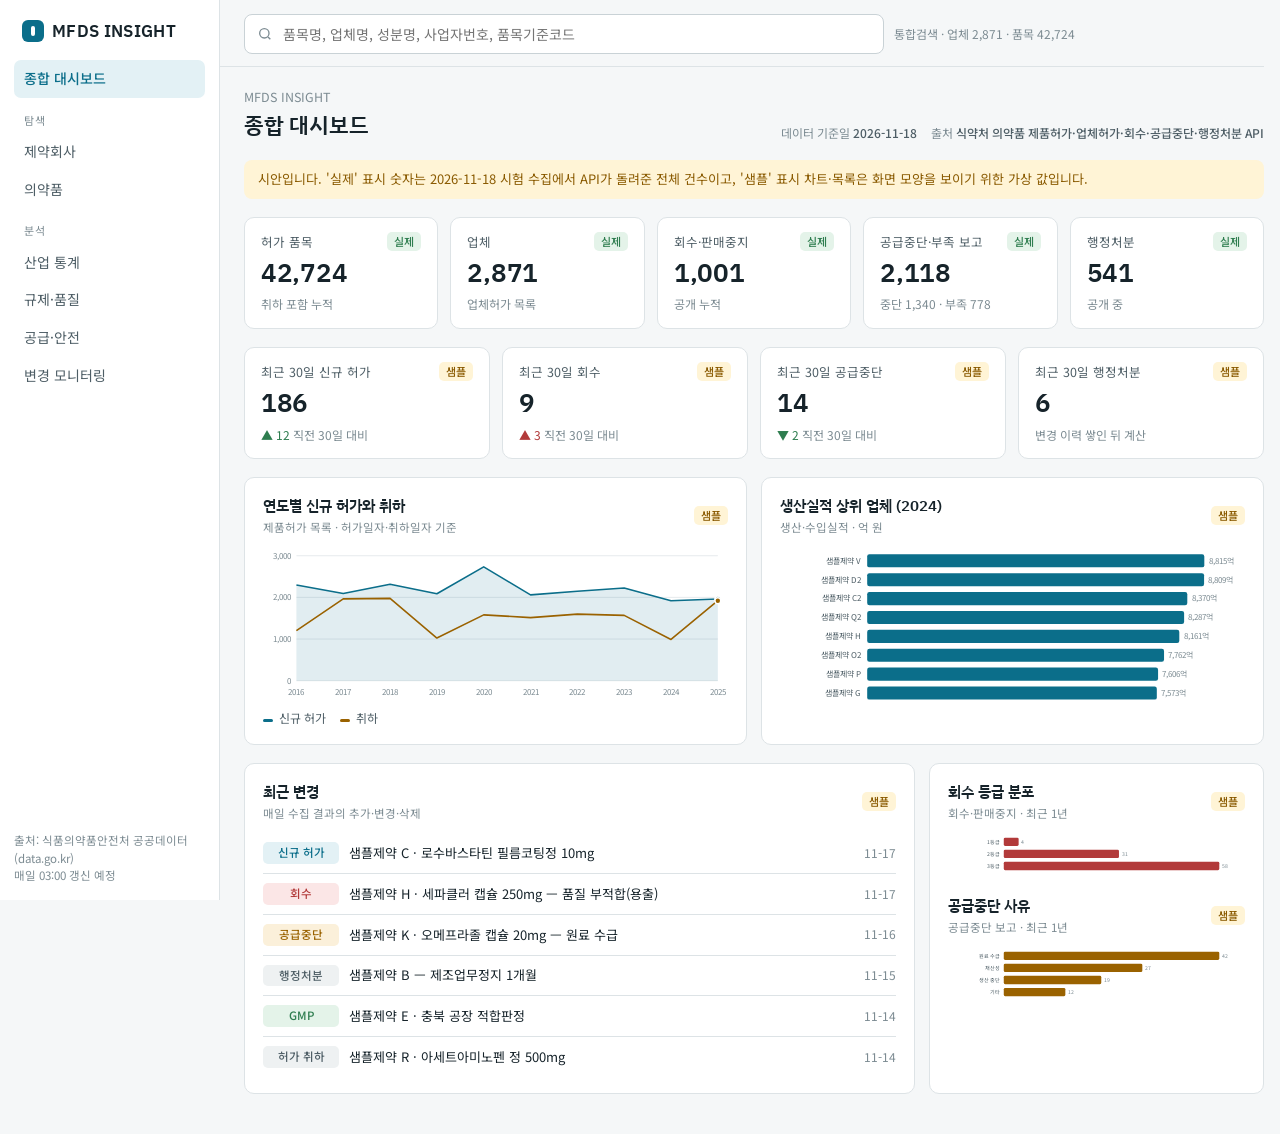
<file: docs/prototype/index.html>
<!doctype html>
<html lang="ko">
<head>
<meta charset="utf-8">
<meta name="viewport" content="width=device-width,initial-scale=1,viewport-fit=cover">
<title>MFDS INSIGHT 화면 시안</title>
<meta name="claude:viewport-fit-sides" content="cover">
<link rel="preconnect" href="https://fonts.googleapis.com">
<link rel="stylesheet" href="https://fonts.googleapis.com/css2?family=IBM+Plex+Sans+KR:wght@500;600&family=Noto+Sans+KR:wght@400;500;700&display=swap">
<style>
/* 레이아웃: 좌측 메뉴 + 상단 통합검색 바 + 본문(요약 카드 → 차트 → 표). 밝은 화면 기본, PC 우선, 900px 이하에서 메뉴가 상단 가로 스크롤로 바뀜 */
:root{
  --bg:#F5F7F8; --panel:#FFFFFF; --line:#DDE3E6; --line2:#C9D2D6;
  --fg:#16232A; --fg2:#4E5E66; --fg3:#7C8B92;
  --accent:#0B6E8A; --accent-bg:#E3F1F5; --accent2:#5FA8BD;
  --ok:#2E7D4F; --ok-bg:#E4F3E9; --warn:#9A6200; --warn-bg:#FBF0DA; --bad:#B23A3A; --bad-bg:#FBE6E6; --mute-bg:#EEF1F2;
  --sample:#8A5A00; --sample-bg:#FFF4D6;
  --f-head:"IBM Plex Sans KR","Noto Sans KR",system-ui,sans-serif;
  --f-body:"Noto Sans KR",system-ui,-apple-system,"Malgun Gothic",sans-serif;
}
@media (prefers-color-scheme:dark){:root:not([data-theme="light"]){
  --bg:#0F171B; --panel:#162227; --line:#26353B; --line2:#33454C;
  --fg:#E4ECEF; --fg2:#A8B7BD; --fg3:#7D8E95;
  --accent:#5BB8D2; --accent-bg:#183641; --accent2:#2F7F96;
  --ok:#7CC99A; --ok-bg:#1B3326; --warn:#E6B65C; --warn-bg:#3A2D12; --bad:#EE8A8A; --bad-bg:#3D1E1E; --mute-bg:#1E2B30;
  --sample:#F1C56A; --sample-bg:#3A2E10; color-scheme:dark}}
:root[data-theme="dark"]{
  --bg:#0F171B; --panel:#162227; --line:#26353B; --line2:#33454C;
  --fg:#E4ECEF; --fg2:#A8B7BD; --fg3:#7D8E95;
  --accent:#5BB8D2; --accent-bg:#183641; --accent2:#2F7F96;
  --ok:#7CC99A; --ok-bg:#1B3326; --warn:#E6B65C; --warn-bg:#3A2D12; --bad:#EE8A8A; --bad-bg:#3D1E1E; --mute-bg:#1E2B30;
  --sample:#F1C56A; --sample-bg:#3A2E10; color-scheme:dark}
*{box-sizing:border-box}
body{background:var(--bg);color:var(--fg);font-family:var(--f-body);font-size:14px;line-height:1.55}
.app{display:grid;grid-template-columns:220px minmax(0,1fr);min-height:100vh}
aside{background:var(--panel);border-right:1px solid var(--line);padding-block:18px;padding-left:max(14px,env(safe-area-inset-left,0px));padding-right:14px;position:sticky;top:0;height:100vh}
.brand{font-family:var(--f-head);font-weight:600;font-size:17px;letter-spacing:.02em;padding:0 8px 16px;display:flex;align-items:center;gap:8px}
.brand i{width:22px;height:22px;border-radius:6px;background:var(--accent);display:inline-block;position:relative}
.brand i::after{content:"";position:absolute;inset:6px 9px;background:var(--panel);border-radius:2px}
nav a{display:flex;align-items:center;gap:10px;padding:8px 10px;border-radius:7px;color:var(--fg2);text-decoration:none;font-size:14px}
nav a:hover{background:var(--mute-bg);color:var(--fg)}
nav a.on{background:var(--accent-bg);color:var(--accent);font-weight:500}
nav .grp{font-size:11px;color:var(--fg3);letter-spacing:.06em;padding:14px 10px 4px}
.side-foot{position:absolute;bottom:16px;left:14px;right:14px;font-size:11.5px;color:var(--fg3);line-height:1.5}
main{min-width:0;padding-block:0 40px;padding-right:max(16px,env(safe-area-inset-right,0px))}
.topbar{position:sticky;top:env(safe-area-inset-top,0px);z-index:5;background:var(--bg);display:flex;gap:10px;align-items:center;padding:14px 0 12px 24px;border-bottom:1px solid var(--line)}
.search{flex:1;display:flex;align-items:center;gap:8px;background:var(--panel);border:1px solid var(--line2);border-radius:8px;padding:0 12px;height:40px;max-width:640px}
.search input{border:0;outline:0;background:transparent;color:var(--fg);flex:1;font:inherit;height:38px}
.search:focus-within{border-color:var(--accent);box-shadow:0 0 0 3px var(--accent-bg)}
.chip-scope{font-size:12px;color:var(--fg3);white-space:nowrap}
.btn{font:inherit;font-size:13px;border:1px solid var(--line2);background:var(--panel);color:var(--fg);border-radius:7px;height:34px;padding:0 12px;cursor:pointer;display:inline-flex;align-items:center;gap:6px;white-space:nowrap}
.btn:hover{border-color:var(--accent);color:var(--accent)}
.btn:focus-visible,nav a:focus-visible,th button:focus-visible,.link:focus-visible{outline:2px solid var(--accent);outline-offset:2px}
.content{padding:20px 0 0 24px;display:flex;flex-direction:column;gap:18px}
.pagehead{display:flex;justify-content:space-between;align-items:flex-end;gap:12px;flex-wrap:wrap}
h1{font-family:var(--f-head);font-weight:600;font-size:22px;margin:0;text-wrap:balance}
.crumb{font-size:12.5px;color:var(--fg3);margin-bottom:2px}
.meta{font-size:12px;color:var(--fg3);display:flex;gap:14px;flex-wrap:wrap}
.meta b{color:var(--fg2);font-weight:500}
.notice{background:var(--sample-bg);color:var(--sample);border-radius:8px;padding:9px 14px;font-size:13px}
.kpis{display:grid;grid-template-columns:repeat(auto-fit,minmax(160px,1fr));gap:12px}
.kpi{background:var(--panel);border:1px solid var(--line);border-radius:10px;padding:14px 16px;display:flex;flex-direction:column;gap:2px}
.kpi .l{font-size:12.5px;color:var(--fg2);display:flex;justify-content:space-between;gap:6px;align-items:center}
.kpi .v{font-family:var(--f-head);font-size:26px;font-weight:600;font-variant-numeric:tabular-nums;letter-spacing:-.01em}
.kpi .s{font-size:12px;color:var(--fg3)}
.d-up{color:var(--bad)} .d-dn{color:var(--ok)}
.tag{font-size:11px;padding:1px 7px;border-radius:5px;white-space:nowrap;font-weight:500}
.t-real{background:var(--ok-bg);color:var(--ok)} .t-sample{background:var(--sample-bg);color:var(--sample)}
.grid2{display:grid;grid-template-columns:repeat(auto-fit,minmax(min(100%,380px),1fr));gap:14px}
.grid3{display:grid;grid-template-columns:2fr 1fr;gap:14px}
.panel{background:var(--panel);border:1px solid var(--line);border-radius:10px;padding:16px 18px;min-width:0}
.ph{display:flex;justify-content:space-between;align-items:center;gap:8px;margin-bottom:10px}
.ph h2{font-family:var(--f-head);font-size:15px;font-weight:600;margin:0}
.ph .src{font-size:11.5px;color:var(--fg3);margin-top:2px}
svg text{fill:var(--fg3);font-size:11px;font-family:var(--f-body)}
.legend{display:flex;gap:14px;font-size:12px;color:var(--fg2);margin-top:4px}
.legend span::before{content:"";display:inline-block;width:10px;height:3px;border-radius:2px;background:var(--c);margin-right:6px;vertical-align:middle}
.feed{display:flex;flex-direction:column}
.feed .r{display:grid;grid-template-columns:76px minmax(0,1fr) auto;gap:10px;align-items:center;padding:9px 0;border-top:1px solid var(--line);font-size:13px}
.feed .r:first-child{border-top:0}
.pill{font-size:11.5px;padding:2px 8px;border-radius:5px;text-align:center;font-weight:500}
.p-new{background:var(--accent-bg);color:var(--accent)} .p-bad{background:var(--bad-bg);color:var(--bad)} .p-warn{background:var(--warn-bg);color:var(--warn)} .p-mute{background:var(--mute-bg);color:var(--fg2)} .p-ok{background:var(--ok-bg);color:var(--ok)}
.when{font-size:12px;color:var(--fg3);font-variant-numeric:tabular-nums}
.filters{display:flex;gap:8px;flex-wrap:wrap;align-items:center;margin-bottom:12px}
.filters input,.filters select{font:inherit;font-size:13px;height:34px;border:1px solid var(--line2);border-radius:7px;background:var(--panel);color:var(--fg);padding:0 10px}
.filters input{min-width:0;flex:1;max-width:280px}
.tbl-wrap{overflow-x:auto;border:1px solid var(--line);border-radius:8px}
table{border-collapse:collapse;width:100%;font-size:13px;font-variant-numeric:tabular-nums}
th,td{padding:9px 12px;text-align:left;border-bottom:1px solid var(--line);white-space:nowrap}
th{background:var(--mute-bg);font-weight:500;color:var(--fg2);font-size:12.5px}
th button{all:unset;cursor:pointer;display:inline-flex;gap:4px;align-items:center}
th button:hover{color:var(--accent)}
td.n,th.n{text-align:right}
tr:last-child td{border-bottom:0}
tbody tr:hover{background:var(--mute-bg)}
.link{color:var(--accent);text-decoration:none;cursor:pointer;font-weight:500}
.link:hover{text-decoration:underline}
.pager{display:flex;justify-content:space-between;align-items:center;font-size:12.5px;color:var(--fg3);margin-top:10px}
.dl{display:flex;gap:8px;align-items:center}
.idgrid{display:grid;grid-template-columns:repeat(auto-fit,minmax(200px,1fr));gap:0;border:1px solid var(--line);border-radius:8px;overflow:hidden}
.idgrid div{padding:10px 14px;border-bottom:1px solid var(--line);border-right:1px solid var(--line);min-width:0}
.idgrid dt{font-size:11.5px;color:var(--fg3)} .idgrid dd{margin:2px 0 0;font-size:13.5px;overflow-wrap:anywhere}
.link-state{font-size:11.5px;color:var(--fg3);display:flex;gap:6px;align-items:center}
.dot{width:7px;height:7px;border-radius:50%;background:var(--ok);display:inline-block}
.dot.w{background:var(--warn)}
.timeline{display:flex;flex-direction:column;gap:0}
.timeline .r{display:grid;grid-template-columns:86px 72px minmax(0,1fr);gap:10px;padding:9px 0;border-top:1px solid var(--line);font-size:13px;align-items:center}
.timeline .r:first-child{border-top:0}
.toast{position:fixed;right:max(20px,env(safe-area-inset-right,0px));bottom:calc(20px + env(safe-area-inset-bottom,0px));background:var(--fg);color:var(--bg);padding:10px 14px;border-radius:8px;font-size:13px}
@media (max-width:900px){
  .app{grid-template-columns:minmax(0,1fr)}
  aside{position:static;height:auto;border-right:0;border-bottom:1px solid var(--line);padding-block:10px;padding-right:max(16px,env(safe-area-inset-right,0px));padding-left:max(16px,env(safe-area-inset-left,0px))}
  .brand{padding-bottom:8px}
  nav{display:flex;overflow-x:auto;gap:4px}
  nav .grp,.side-foot{display:none}
  nav a{white-space:nowrap}
  main{padding-left:max(16px,env(safe-area-inset-left,0px))}
  .topbar,.content{padding-left:0}
  .grid3{grid-template-columns:minmax(0,1fr)}
  .chip-scope{display:none}
}
@media (prefers-reduced-motion:reduce){*{transition:none!important}}
</style>
</head>
<body style="margin:0">

<div class="app">
<aside>
  <div class="brand"><i aria-hidden="true"></i>MFDS INSIGHT</div>
  <nav id="nav">
    <a href="#dashboard" data-v="dashboard">종합 대시보드</a>
    <div class="grp">탐색</div>
    <a href="#companies" data-v="companies">제약회사</a>
    <a href="#drugs" data-v="drugs">의약품</a>
    <div class="grp">분석</div>
    <a href="#stats" data-v="stats">산업 통계</a>
    <a href="#regulation" data-v="regulation">규제·품질</a>
    <a href="#supply" data-v="supply">공급·안전</a>
    <a href="#changes" data-v="changes">변경 모니터링</a>
  </nav>
  <div class="side-foot">출처: 식품의약품안전처 공공데이터 (data.go.kr)<br>매일 03:00 갱신 예정</div>
</aside>
<main>
  <div class="topbar">
    <label class="search" for="q"><svg width="16" height="16" viewBox="0 0 24 24" fill="none" stroke="currentColor" stroke-width="2" aria-hidden="true" style="color:var(--fg3)"><circle cx="11" cy="11" r="7"/><path d="m20 20-3.5-3.5"/></svg>
      <input id="q" type="search" placeholder="품목명, 업체명, 성분명, 사업자번호, 품목기준코드" autocomplete="off"></label>
    <span class="chip-scope">통합검색 · 업체 2,871 · 품목 42,724</span>
  </div>
  <div class="content" id="view"></div>
</main>
</div>
<div class="toast" id="toast" hidden></div>

<script>
(function(){
const REAL={permits:42724,companies:2871,recalls:1001,suspend:1340,admin:541,shortage:778,gmp:569,overseas:13644,letters:322,prod:176133};
const ASOF="2026-11-18";
let seed=7;const rnd=()=>{seed=(seed*16807)%2147483647;return (seed-1)/2147483646};
const pick=a=>a[Math.floor(rnd()*a.length)];
const fmt=n=>Math.round(n).toLocaleString("ko-KR");
const esc=s=>String(s).replace(/[&<>"]/g,c=>({"&":"&amp;","<":"&lt;",">":"&gt;",'"':"&quot;"}[c]));
const regions=["서울","경기","충북","인천","전북","충남","경남","대전"];
const types=["완제의약품 제조","원료의약품 제조","수입","완제·원료 제조"];
const forms=["정","캡슐","주사","시럽","연고","과립","필름코팅정"];
const ingr=["아세트아미노펜","암로디핀베실산염","로수바스타틴칼슘","메트포르민염산염","세파클러","오메프라졸","텔미사르탄","에제티미브","레보세티리진염산염","클로피도그렐황산염"];
const companies=Array.from({length:48},(_,i)=>{
  const p=Math.round(30+rnd()*480);
  return {id:"C"+(i+1),name:"샘플제약 "+String.fromCharCode(65+(i%26))+(i>=26?"2":""),biz:(1000000000+Math.floor(rnd()*8999999999)).toString().replace(/(\d{3})(\d{2})(\d{5})/,"$1-$2-$3"),
    region:pick(regions),type:pick(types),permits:p,active:Math.round(p*(0.75+rnd()*0.2)),prod:Math.round(200+rnd()*9000),gmp:Math.round(rnd()*6),recall:Math.round(rnd()*rnd()*8),admin:Math.round(rnd()*rnd()*4),suspend:Math.round(rnd()*rnd()*6)};
});
const drugs=Array.from({length:60},(_,i)=>{
  const c=pick(companies),g=pick(ingr),f=pick(forms),y=2005+Math.floor(rnd()*21);
  return {id:"D"+(i+1),seq:String(200500000+Math.floor(rnd()*2099999)),name:g.split(/(?=염)|칼슘|황산염/)[0]+" "+f+" "+pick(["5mg","10mg","20mg","100mg","500mg","250mg"]),
    ingr:g,co:c,kind:rnd()<0.7?"전문":"일반",atc:pick(["C10AA07","A10BA02","C08CA01","N02BE01","J01DC04","A02BC01","C09CA07"]),date:y+"-"+String(1+Math.floor(rnd()*12)).padStart(2,"0")+"-"+String(1+Math.floor(rnd()*28)).padStart(2,"0"),
    status:rnd()<0.88?"정상":"취하",edi:String(640000000+Math.floor(rnd()*9999999))};
});
const years=[2016,2017,2018,2019,2020,2021,2022,2023,2024,2025];
const newPermits=years.map(()=>Math.round(1700+rnd()*1300));
const cancels=years.map(()=>Math.round(900+rnd()*1100));
const prodYears=[2018,2019,2020,2021,2022,2023,2024];
const prodAmt=prodYears.map((_,i)=>Math.round(22.5+i*1.6+rnd()*1.5)*10)/10;
const importAmt=prodYears.map((_,i)=>Math.round(7+i*0.7+rnd())*10)/10;

function S(on){return on?'<span class="tag t-sample">샘플</span>':'<span class="tag t-real">실제</span>'}
function meta(src){return `<div class="meta"><span>데이터 기준일 <b>${ASOF}</b></span><span>출처 <b>${src}</b></span></div>`}
function toast(t){const el=document.getElementById("toast");el.textContent=t;el.hidden=false;clearTimeout(toast.t);toast.t=setTimeout(()=>el.hidden=true,2600)}

function lineChart(xs,series,{h=210,unit=""}={}){
  const W=640,H=h,L=46,R=14,T=12,B=26;const all=series.flatMap(s=>s.v);const mx=Math.max(...all),mn=0;
  const step=niceStep(mx/4);const top=Math.ceil(mx/step)*step;
  const x=i=>L+(W-L-R)*i/(xs.length-1),y=v=>T+(H-T-B)*(1-(v-mn)/(top-mn));
  let g="";for(let v=0;v<=top+1e-9;v+=step){g+=`<line x1="${L}" x2="${W-R}" y1="${y(v)}" y2="${y(v)}" stroke="var(--line)" stroke-width="1"/><text x="${L-8}" y="${y(v)+4}" text-anchor="end">${fmtTick(v)}${unit}</text>`}
  xs.forEach((t,i)=>{if(xs.length<=10||i%2===0)g+=`<text x="${x(i)}" y="${H-6}" text-anchor="middle">${t}</text>`});
  series.forEach(s=>{const pts=s.v.map((v,i)=>`${x(i)},${y(v)}`).join(" ");
    if(s.area)g+=`<polygon points="${x(0)},${y(0)} ${pts} ${x(s.v.length-1)},${y(0)}" fill="${s.c}" opacity=".12"/>`;
    g+=`<polyline points="${pts}" fill="none" stroke="${s.c}" stroke-width="2.2" stroke-linejoin="round"/>`;
    const li=s.v.length-1;g+=`<circle cx="${x(li)}" cy="${y(s.v[li])}" r="4" fill="${s.c}" stroke="var(--panel)" stroke-width="2"/>`});
  return `<svg viewBox="0 0 ${W} ${H}" width="100%" role="img" aria-label="시계열 그래프">${g}</svg>`;
}
function barChart(items,{h=220,c="var(--accent)",unit=""}={}){
  const W=640,L=120,R=56,rowH=Math.min(26,(h-10)/items.length);const H=items.length*rowH+10;const mx=Math.max(...items.map(d=>d.v));
  let g="";items.forEach((d,i)=>{const y=6+i*rowH,w=(W-L-R)*d.v/mx;
    g+=`<text x="${L-8}" y="${y+rowH/2+4}" text-anchor="end" style="fill:var(--fg2)">${esc(d.k)}</text><rect x="${L}" y="${y+4}" width="${Math.max(2,w)}" height="${rowH-8}" rx="3" fill="${c}"/><text x="${L+w+6}" y="${y+rowH/2+4}">${fmt(d.v)}${unit}</text>`});
  return `<svg viewBox="0 0 ${W} ${H}" width="100%" role="img" aria-label="막대그래프">${g}</svg>`;
}
function colChart(xs,vals,{h=200,c="var(--accent)"}={}){
  const W=640,H=h,L=46,R=10,T=10,B=26;const mx=Math.max(...vals);const step=niceStep(mx/4);const top=Math.ceil(mx/step)*step;
  const bw=(W-L-R)/xs.length;const y=v=>T+(H-T-B)*(1-v/top);let g="";
  for(let v=0;v<=top+1e-9;v+=step)g+=`<line x1="${L}" x2="${W-R}" y1="${y(v)}" y2="${y(v)}" stroke="var(--line)"/><text x="${L-8}" y="${y(v)+4}" text-anchor="end">${fmtTick(v)}</text>`;
  vals.forEach((v,i)=>{const x=L+i*bw+bw*0.18;g+=`<rect x="${x}" y="${y(v)}" width="${bw*0.64}" height="${y(0)-y(v)}" rx="3" fill="${c}" opacity="${i===vals.length-1?1:.72}"/><text x="${x+bw*0.32}" y="${H-6}" text-anchor="middle">${xs[i]}</text>`});
  return `<svg viewBox="0 0 ${W} ${H}" width="100%" role="img" aria-label="막대그래프">${g}</svg>`;
}
function niceStep(r){const p=Math.pow(10,Math.floor(Math.log10(r)));const n=r/p;return (n<=1?1:n<=2?2:n<=5?5:10)*p}
function fmtTick(v){return v>=1000?fmt(v):(Math.round(v*10)/10).toString()}

function table(cfg){
  const st={q:"",f:"",sort:cfg.sort,dir:cfg.dir||-1,page:0};const per=cfg.per||10;const id=cfg.id;
  function rows(){let r=cfg.rows.filter(x=>(!st.q||cfg.text(x).toLowerCase().includes(st.q.toLowerCase()))&&(!st.f||cfg.filter.get(x)===st.f));
    const col=cfg.cols.find(c=>c.k===st.sort);r=r.slice().sort((a,b)=>{const va=col.v(a),vb=col.v(b);return (va>vb?1:va<vb?-1:0)*st.dir});return r}
  function draw(){const r=rows();const pages=Math.max(1,Math.ceil(r.length/per));st.page=Math.min(st.page,pages-1);const sl=r.slice(st.page*per,st.page*per+per);
    document.getElementById(id+"-body").innerHTML=sl.map(x=>"<tr>"+cfg.cols.map(c=>`<td class="${c.n?"n":""}">${c.h?c.h(x):esc(c.v(x))}</td>`).join("")+"</tr>").join("")||`<tr><td colspan="${cfg.cols.length}" style="color:var(--fg3);padding:22px 12px">조건에 맞는 결과가 없습니다. 검색어나 필터를 바꿔 보세요.</td></tr>`;
    document.getElementById(id+"-info").textContent=`${fmt(r.length)}건 중 ${r.length?st.page*per+1:0}–${st.page*per+sl.length}`;
    document.querySelectorAll(`#${id} th button`).forEach(b=>{const k=b.dataset.k;b.querySelector("i").textContent=k===st.sort?(st.dir>0?"▲":"▼"):"";b.closest("th").setAttribute("aria-sort",k===st.sort?(st.dir>0?"ascending":"descending"):"none")});
    document.getElementById(id+"-prev").disabled=st.page===0;document.getElementById(id+"-next").disabled=st.page>=pages-1;}
  const html=`<div id="${id}"><div class="filters"><input id="${id}-q" type="search" placeholder="${cfg.ph}">${cfg.filter?`<select id="${id}-f" aria-label="${cfg.filter.label}"><option value="">${cfg.filter.label} 전체</option>${cfg.filter.opts.map(o=>`<option>${esc(o)}</option>`).join("")}</select>`:""}
    <span style="flex:1"></span><button class="btn" id="${id}-dl" type="button">CSV 다운로드</button></div>
    <div class="tbl-wrap"><table><thead><tr>${cfg.cols.map(c=>`<th class="${c.n?"n":""}" aria-sort="none"><button type="button" data-k="${c.k}">${c.t}<i aria-hidden="true"></i></button></th>`).join("")}</tr></thead><tbody id="${id}-body"></tbody></table></div>
    <div class="pager"><span id="${id}-info"></span><span class="dl"><button class="btn" id="${id}-prev" type="button">이전</button><button class="btn" id="${id}-next" type="button">다음</button></span></div></div>`;
  function bind(){const q=document.getElementById(id+"-q");q.addEventListener("input",()=>{st.q=q.value;st.page=0;draw()});
    if(cfg.filter){const f=document.getElementById(id+"-f");f.addEventListener("change",()=>{st.f=f.value;st.page=0;draw()})}
    document.querySelectorAll(`#${id} th button`).forEach(b=>b.addEventListener("click",()=>{const k=b.dataset.k;if(st.sort===k)st.dir*=-1;else{st.sort=k;st.dir=-1}draw()}));
    document.getElementById(id+"-prev").addEventListener("click",()=>{st.page--;draw()});document.getElementById(id+"-next").addEventListener("click",()=>{st.page++;draw()});
    document.getElementById(id+"-dl").addEventListener("click",()=>{const r=rows();const csv=[cfg.cols.map(c=>c.t).join(",")].concat(r.map(x=>cfg.cols.map(c=>'"'+String(c.v(x)).replace(/"/g,'""')+'"').join(","))).join("\n");
      if(navigator.clipboard&&navigator.clipboard.writeText){navigator.clipboard.writeText(csv).then(()=>toast(`시안에서는 파일 저장이 막혀 있어 ${fmt(r.length)}행을 CSV로 복사했습니다. 실제 사이트에서는 파일로 내려받습니다.`),()=>toast("실제 사이트에서는 현재 필터 결과를 CSV 파일로 내려받습니다."))}else toast("실제 사이트에서는 현재 필터 결과를 CSV 파일로 내려받습니다.")});
    draw()}
  return {html,bind};
}

const V={};
V.dashboard=()=>{
  const recent=[["신규 허가","p-new","샘플제약 C · 로수바스타틴 필름코팅정 10mg","11-17"],["회수","p-bad","샘플제약 H · 세파클러 캡슐 250mg — 품질 부적합(용출)","11-17"],["공급중단","p-warn","샘플제약 K · 오메프라졸 캡슐 20mg — 원료 수급","11-16"],["행정처분","p-mute","샘플제약 B — 제조업무정지 1개월","11-15"],["GMP","p-ok","샘플제약 E · 충북 공장 적합판정","11-14"],["허가 취하","p-mute","샘플제약 R · 아세트아미노펜 정 500mg","11-14"]];
  const top=companies.slice().sort((a,b)=>b.prod-a.prod).slice(0,8).map(c=>({k:c.name,v:c.prod}));
  return `<div class="pagehead"><div><div class="crumb">MFDS INSIGHT</div><h1>종합 대시보드</h1></div>${meta("식약처 의약품 제품허가·업체허가·회수·공급중단·행정처분 API")}</div>
  <div class="notice">시안입니다. '실제' 표시 숫자는 2026-11-18 시험 수집에서 API가 돌려준 전체 건수이고, '샘플' 표시 차트·목록은 화면 모양을 보이기 위한 가상 값입니다.</div>
  <div class="kpis">
    <div class="kpi"><div class="l">허가 품목 ${S(0)}</div><div class="v">${fmt(REAL.permits)}</div><div class="s">취하 포함 누적</div></div>
    <div class="kpi"><div class="l">업체 ${S(0)}</div><div class="v">${fmt(REAL.companies)}</div><div class="s">업체허가 목록</div></div>
    <div class="kpi"><div class="l">회수·판매중지 ${S(0)}</div><div class="v">${fmt(REAL.recalls)}</div><div class="s">공개 누적</div></div>
    <div class="kpi"><div class="l">공급중단·부족 보고 ${S(0)}</div><div class="v">${fmt(REAL.suspend+REAL.shortage)}</div><div class="s">중단 ${fmt(REAL.suspend)} · 부족 ${fmt(REAL.shortage)}</div></div>
    <div class="kpi"><div class="l">행정처분 ${S(0)}</div><div class="v">${fmt(REAL.admin)}</div><div class="s">공개 중</div></div>
  </div>
  <div class="kpis">
    <div class="kpi"><div class="l">최근 30일 신규 허가 ${S(1)}</div><div class="v">186</div><div class="s"><span class="d-dn">▲ 12</span> 직전 30일 대비</div></div>
    <div class="kpi"><div class="l">최근 30일 회수 ${S(1)}</div><div class="v">9</div><div class="s"><span class="d-up">▲ 3</span> 직전 30일 대비</div></div>
    <div class="kpi"><div class="l">최근 30일 공급중단 ${S(1)}</div><div class="v">14</div><div class="s"><span class="d-dn">▼ 2</span> 직전 30일 대비</div></div>
    <div class="kpi"><div class="l">최근 30일 행정처분 ${S(1)}</div><div class="v">6</div><div class="s">변경 이력 쌓인 뒤 계산</div></div>
  </div>
  <div class="grid2">
    <div class="panel"><div class="ph"><div><h2>연도별 신규 허가와 취하</h2><div class="src">제품허가 목록 · 허가일자·취하일자 기준</div></div>${S(1)}</div>
      ${lineChart(years,[{v:newPermits,c:"var(--accent)",area:true},{v:cancels,c:"var(--warn)"}])}
      <div class="legend"><span style="--c:var(--accent)">신규 허가</span><span style="--c:var(--warn)">취하</span></div></div>
    <div class="panel"><div class="ph"><div><h2>생산실적 상위 업체 (2024)</h2><div class="src">생산·수입실적 · 억 원</div></div>${S(1)}</div>${barChart(top,{unit:"억"})}</div>
  </div>
  <div class="grid3">
    <div class="panel"><div class="ph"><div><h2>최근 변경</h2><div class="src">매일 수집 결과의 추가·변경·삭제</div></div>${S(1)}</div>
      <div class="feed">${recent.map(r=>`<div class="r"><span class="pill ${r[1]}">${r[0]}</span><span>${esc(r[2])}</span><span class="when">${r[3]}</span></div>`).join("")}</div></div>
    <div class="panel"><div class="ph"><div><h2>회수 등급 분포</h2><div class="src">회수·판매중지 · 최근 1년</div></div>${S(1)}</div>
      ${barChart([{k:"1등급",v:4},{k:"2등급",v:31},{k:"3등급",v:58}],{h:110,c:"var(--bad)"})}
      <div class="ph" style="margin-top:14px"><div><h2>공급중단 사유</h2><div class="src">공급중단 보고 · 최근 1년</div></div>${S(1)}</div>
      ${barChart([{k:"원료 수급",v:42},{k:"채산성",v:27},{k:"생산 중단",v:19},{k:"기타",v:12}],{h:130,c:"var(--warn)"})}</div>
  </div>`;
};
V.companies=()=>{const t=table({id:"tc",rows:companies,ph:"업체명 또는 사업자번호",sort:"permits",text:c=>c.name+c.biz,filter:{label:"지역",opts:regions,get:c=>c.region},
  cols:[{k:"name",t:"업체명",v:c=>c.name,h:c=>`<a class="link" href="#company-${c.id}">${esc(c.name)}</a>`},{k:"biz",t:"사업자번호",v:c=>c.biz},{k:"region",t:"지역",v:c=>c.region},{k:"type",t:"업종",v:c=>c.type},
    {k:"permits",t:"허가 품목",n:1,v:c=>c.permits,h:c=>fmt(c.permits)},{k:"prod",t:"생산실적(억)",n:1,v:c=>c.prod,h:c=>fmt(c.prod)},{k:"gmp",t:"GMP",n:1,v:c=>c.gmp},{k:"recall",t:"회수",n:1,v:c=>c.recall},{k:"admin",t:"행정처분",n:1,v:c=>c.admin}]});
  V._bind=t.bind;
  return `<div class="pagehead"><div><div class="crumb">탐색</div><h1>제약회사</h1></div>${meta("업체허가 목록 + 사업자번호로 연결한 제품허가·생산실적·GMP·회수·행정처분")}</div>
  <div class="notice">표의 업체와 숫자는 모두 샘플입니다. 실제 업체 수는 ${fmt(REAL.companies)}곳입니다.</div>
  <div class="panel">${t.html}</div>`};
V.company=(id)=>{const c=companies.find(x=>x.id===id)||companies[0];const mine=drugs.filter(d=>d.co===c);
  const py=[2020,2021,2022,2023,2024];const pv=py.map((_,i)=>Math.round(c.prod*(0.72+i*0.07+rnd()*0.05)));
  const t=table({id:"tcd",rows:mine.length?mine:drugs.slice(0,6),ph:"품목명 또는 성분",sort:"date",text:d=>d.name+d.ingr,filter:{label:"상태",opts:["정상","취하"],get:d=>d.status},
    cols:[{k:"name",t:"품목명",v:d=>d.name,h:d=>`<a class="link" href="#drug-${d.id}">${esc(d.name)}</a>`},{k:"ingr",t:"주성분",v:d=>d.ingr},{k:"kind",t:"전문/일반",v:d=>d.kind},{k:"date",t:"허가일",v:d=>d.date},{k:"status",t:"상태",v:d=>d.status,h:d=>`<span class="pill ${d.status==="정상"?"p-ok":"p-mute"}">${d.status}</span>`}]});
  V._bind=t.bind;
  return `<div class="pagehead"><div><div class="crumb"><a class="link" href="#companies">제약회사</a> / 상세</div><h1>${esc(c.name)} <span class="tag t-sample" style="vertical-align:middle">샘플</span></h1></div>
    <div style="display:flex;gap:8px"><button class="btn" type="button" onclick="this.textContent=this.textContent.includes('추가')?'관심 업체 해제':'관심 업체 추가'">관심 업체 추가</button></div></div>
  ${meta("업체허가·제품허가·생산실적·GMP·회수·공급중단·행정처분 (사업자번호 연결)")}
  <dl class="idgrid" style="margin:0"><div><dt>사업자번호</dt><dd>${c.biz}</dd></div><div><dt>업종</dt><dd>${c.type}</dd></div><div><dt>소재지</dt><dd>${c.region}</dd></div>
    <div><dt>연결 상태</dt><dd class="link-state"><span class="dot"></span>공식 식별자 일치 (사업자번호)</dd></div></dl>
  <div class="kpis">
    <div class="kpi"><div class="l">허가 품목</div><div class="v">${fmt(c.permits)}</div><div class="s">유효 ${fmt(c.active)}</div></div>
    <div class="kpi"><div class="l">생산실적 2024</div><div class="v">${fmt(c.prod)}<span style="font-size:14px;color:var(--fg3)"> 억</span></div><div class="s">전년 대비 ▲ 6.1%</div></div>
    <div class="kpi"><div class="l">GMP 적합판정</div><div class="v">${c.gmp}</div><div class="s">유효기한 내</div></div>
    <div class="kpi"><div class="l">회수 · 공급중단 · 처분</div><div class="v">${c.recall} · ${c.suspend} · ${c.admin}</div><div class="s">공개 누적</div></div>
  </div>
  <div class="grid2">
    <div class="panel"><div class="ph"><div><h2>연도별 생산실적</h2><div class="src">생산·수입실적 · 억 원</div></div>${S(1)}</div>${colChart(py,pv)}</div>
    <div class="panel"><div class="ph"><div><h2>이력</h2><div class="src">회수·공급중단·행정처분·GMP 시간순</div></div>${S(1)}</div>
      <div class="timeline">
        <div class="r"><span class="when">2025-08-21</span><span class="pill p-bad">회수</span><span>세파클러 캡슐 250mg — 2등급, 용출 부적합</span></div>
        <div class="r"><span class="when">2025-03-10</span><span class="pill p-ok">GMP</span><span>충북 공장 · 정제/캡슐 적합판정 (유효 2028-03)</span></div>
        <div class="r"><span class="when">2024-11-04</span><span class="pill p-warn">공급중단</span><span>오메프라졸 캡슐 20mg — 원료 수급</span></div>
        <div class="r"><span class="when">2024-06-17</span><span class="pill p-mute">행정처분</span><span>표시기재 위반 — 해당 품목 판매업무정지 1개월</span></div>
        <div class="r"><span class="when">2023-12-01</span><span class="link-state"><span class="dot w"></span>검증대기</span><span>해외제조소 1건 — 업체명 문자열로만 연결됨</span></div>
      </div></div>
  </div>
  <div class="panel"><div class="ph"><div><h2>허가 품목</h2><div class="src">제품허가 목록 · 사업자번호 일치</div></div>${S(1)}</div>${t.html}</div>`};
V.drugs=()=>{const t=table({id:"td",rows:drugs,ph:"품목명, 성분, 업체, 품목기준코드",sort:"date",text:d=>d.name+d.ingr+d.co.name+d.seq,filter:{label:"전문/일반",opts:["전문","일반"],get:d=>d.kind},
  cols:[{k:"name",t:"품목명",v:d=>d.name,h:d=>`<a class="link" href="#drug-${d.id}">${esc(d.name)}</a>`},{k:"seq",t:"품목기준코드",v:d=>d.seq},{k:"ingr",t:"주성분",v:d=>d.ingr},{k:"co",t:"업체",v:d=>d.co.name,h:d=>`<a class="link" href="#company-${d.co.id}">${esc(d.co.name)}</a>`},
    {k:"kind",t:"전문/일반",v:d=>d.kind},{k:"atc",t:"ATC",v:d=>d.atc},{k:"date",t:"허가일",v:d=>d.date},{k:"status",t:"상태",v:d=>d.status,h:d=>`<span class="pill ${d.status==="정상"?"p-ok":"p-mute"}">${d.status}</span>`}]});
  V._bind=t.bind;
  return `<div class="pagehead"><div><div class="crumb">탐색</div><h1>의약품</h1></div>${meta("의약품 제품허가 목록·상세")}</div>
  <div class="notice">표의 품목은 모두 샘플입니다. 실제 허가 품목은 ${fmt(REAL.permits)}건(취하 포함)입니다.</div>
  <div class="panel">${t.html}</div>`};
V.drug=(id)=>{const d=drugs.find(x=>x.id===id)||drugs[0];const same=drugs.filter(x=>x.ingr===d.ingr&&x!==d);
  return `<div class="pagehead"><div><div class="crumb"><a class="link" href="#drugs">의약품</a> / 상세</div><h1>${esc(d.name)} <span class="tag t-sample" style="vertical-align:middle">샘플</span></h1></div></div>
  ${meta("제품허가 목록·상세, 회수·판매중지, 공급중단, 안전성서한 (품목기준코드 연결)")}
  <dl class="idgrid" style="margin:0">
    <div><dt>품목기준코드</dt><dd>${d.seq}</dd></div><div><dt>업체</dt><dd><a class="link" href="#company-${d.co.id}">${esc(d.co.name)}</a></dd></div>
    <div><dt>주성분</dt><dd>${esc(d.ingr)}</dd></div><div><dt>전문/일반</dt><dd>${d.kind}의약품</dd></div>
    <div><dt>ATC 코드</dt><dd>${d.atc}</dd></div><div><dt>허가일</dt><dd>${d.date}</dd></div>
    <div><dt>보험코드(EDI)</dt><dd>${d.edi}</dd></div><div><dt>상태</dt><dd><span class="pill ${d.status==="정상"?"p-ok":"p-mute"}">${d.status}</span></dd></div>
  </dl>
  <div class="grid2">
    <div class="panel"><div class="ph"><div><h2>안전·공급 이력</h2><div class="src">회수·공급중단·안전성서한 중 이 품목</div></div>${S(1)}</div>
      <div class="timeline"><div class="r"><span class="when">2025-02-11</span><span class="pill p-warn">공급중단</span><span>원료 수급 · 재고 소진 예상 2025-04</span></div>
      <div class="r"><span class="when">2022-09-30</span><span class="pill p-new">안전성서한</span><span>${esc(d.ingr)} 성분 이상사례 관련 안내</span></div></div></div>
    <div class="panel"><div class="ph"><div><h2>같은 성분 품목</h2><div class="src">제품허가 목록 · 성분명 일치</div></div>${S(1)}</div>
      <div class="feed">${(same.length?same:drugs.slice(0,4)).slice(0,5).map(x=>`<div class="r"><span class="pill ${x.kind==="전문"?"p-new":"p-mute"}">${x.kind}</span><a class="link" href="#drug-${x.id}">${esc(x.name)}</a><span class="when">${esc(x.co.name)}</span></div>`).join("")}</div></div>
  </div>`};
V.stats=()=>{const atc=[{k:"순환계(C)",v:7840},{k:"소화계·대사(A)",v:7215},{k:"신경계(N)",v:6620},{k:"항감염(J)",v:4980},{k:"근골격계(M)",v:3110},{k:"호흡기계(R)",v:2870}];
  return `<div class="pagehead"><div><div class="crumb">분석</div><h1>산업 통계</h1></div>${meta("생산·수입실적, 제품허가 목록·상세")}</div>
  <div class="notice">생산·수입실적은 연 1회 갱신됩니다. 아래 차트는 모두 샘플입니다. 실제 생산·수입실적은 ${fmt(REAL.prod)}행이 있습니다.</div>
  <div class="grid2">
    <div class="panel"><div class="ph"><div><h2>연도별 생산·수입 금액</h2><div class="src">생산·수입실적 · 조 원</div></div>${S(1)}</div>
      ${lineChart(prodYears,[{v:prodAmt,c:"var(--accent)",area:true},{v:importAmt,c:"var(--accent2)"}],{unit:""})}
      <div class="legend"><span style="--c:var(--accent)">생산</span><span style="--c:var(--accent2)">수입</span></div></div>
    <div class="panel"><div class="ph"><div><h2>ATC 대분류별 유효 허가 품목</h2><div class="src">제품허가 상세 · ATC 코드</div></div>${S(1)}</div>${barChart(atc)}</div>
    <div class="panel"><div class="ph"><div><h2>연도별 신규 허가</h2><div class="src">제품허가 목록 · 허가일자</div></div>${S(1)}</div>${colChart(years,newPermits)}</div>
    <div class="panel"><div class="ph"><div><h2>전문·일반 비율</h2><div class="src">제품허가 상세 · 유효 품목</div></div>${S(1)}</div>
      ${barChart([{k:"전문의약품",v:24310},{k:"일반의약품",v:9870}],{h:80})}
      <div class="ph" style="margin-top:12px"><div><h2>지역별 업체 수</h2><div class="src">업체허가 목록 · 소재지</div></div>${S(1)}</div>
      ${barChart([{k:"경기",v:812},{k:"서울",v:604},{k:"충북",v:311},{k:"인천",v:248},{k:"기타",v:896}],{h:140,c:"var(--accent2)"})}</div>
  </div>`};
V.regulation=()=>`<div class="pagehead"><div><div class="crumb">분석</div><h1>규제·품질</h1></div>${meta("GMP 적합판정, 해외제조소, 행정처분")}</div>
  <div class="kpis"><div class="kpi"><div class="l">GMP 적합판정 ${S(0)}</div><div class="v">${fmt(REAL.gmp)}</div><div class="s">발급 현황</div></div>
  <div class="kpi"><div class="l">해외제조소 ${S(0)}</div><div class="v">${fmt(REAL.overseas)}</div><div class="s">등록 누적</div></div>
  <div class="kpi"><div class="l">행정처분 ${S(0)}</div><div class="v">${fmt(REAL.admin)}</div><div class="s">공개 중</div></div></div>
  <div class="grid2">
    <div class="panel"><div class="ph"><div><h2>해외제조소 국가별</h2><div class="src">해외제조소 · 소재국</div></div>${S(1)}</div>${barChart([{k:"중국",v:3120},{k:"인도",v:2410},{k:"미국",v:1680},{k:"이탈리아",v:1050},{k:"독일",v:980},{k:"일본",v:910},{k:"스페인",v:620}],{c:"var(--accent2)"})}</div>
    <div class="panel"><div class="ph"><div><h2>행정처분 유형</h2><div class="src">행정처분 · 처분명</div></div>${S(1)}</div>${barChart([{k:"판매업무정지",v:182},{k:"제조업무정지",v:121},{k:"과징금",v:96},{k:"경고",v:84},{k:"허가취소",v:31}],{c:"var(--warn)"})}</div>
    <div class="panel"><div class="ph"><div><h2>월별 행정처분</h2><div class="src">행정처분 · 처분일자</div></div>${S(1)}</div>${colChart(["6월","7월","8월","9월","10월","11월"],[38,44,29,51,47,22],{c:"var(--warn)"})}</div>
    <div class="panel"><div class="ph"><div><h2>GMP 유효기한 도래</h2><div class="src">GMP 적합판정 · 유효기한</div></div>${S(1)}</div>${colChart(["2026","2027","2028","2029"],[88,164,201,116],{c:"var(--ok)"})}
      <div class="link-state" style="margin-top:6px"><span class="dot w"></span>GMP에는 공장 고유 ID가 없어 업체 연결은 사업자번호, 공장 연결은 주소 문자열(검증대기)로 표시</div></div>
  </div>`;
V.supply=()=>{const items=Array.from({length:24},(_,i)=>{const d=pick(drugs);return {d,kind:rnd()<0.6?"공급중단":"공급부족",date:"2025-"+String(1+Math.floor(rnd()*11)).padStart(2,"0")+"-"+String(1+Math.floor(rnd()*28)).padStart(2,"0"),why:pick(["원료 수급","채산성","생산 중단","수요 급증"])}});
  const t=table({id:"ts",rows:items,ph:"품목명 또는 업체",sort:"date",text:x=>x.d.name+x.d.co.name,filter:{label:"구분",opts:["공급중단","공급부족"],get:x=>x.kind},
    cols:[{k:"date",t:"보고일",v:x=>x.date},{k:"kind",t:"구분",v:x=>x.kind,h:x=>`<span class="pill ${x.kind==="공급중단"?"p-warn":"p-bad"}">${x.kind}</span>`},{k:"name",t:"품목명",v:x=>x.d.name,h:x=>`<a class="link" href="#drug-${x.d.id}">${esc(x.d.name)}</a>`},{k:"co",t:"업체",v:x=>x.d.co.name},{k:"why",t:"사유",v:x=>x.why}]});
  V._bind=t.bind;
  return `<div class="pagehead"><div><div class="crumb">분석</div><h1>공급·안전</h1></div>${meta("회수·판매중지, 공급중단, 공급부족, 안전성서한")}</div>
  <div class="kpis"><div class="kpi"><div class="l">회수·판매중지 ${S(0)}</div><div class="v">${fmt(REAL.recalls)}</div><div class="s">공개 누적</div></div>
  <div class="kpi"><div class="l">공급중단 ${S(0)}</div><div class="v">${fmt(REAL.suspend)}</div><div class="s">보고 누적</div></div>
  <div class="kpi"><div class="l">공급부족 ${S(0)}</div><div class="v">${fmt(REAL.shortage)}</div><div class="s">보고 누적</div></div>
  <div class="kpi"><div class="l">안전성서한 ${S(0)}</div><div class="v">${fmt(REAL.letters)}</div><div class="s">발행 누적</div></div></div>
  <div class="panel"><div class="ph"><div><h2>월별 회수·공급중단</h2><div class="src">회수 명령일 · 공급중단 보고일</div></div>${S(1)}</div>
    ${lineChart(["6월","7월","8월","9월","10월","11월"],[{v:[11,8,14,9,12,9],c:"var(--bad)"},{v:[19,22,15,24,16,14],c:"var(--warn)"}])}
    <div class="legend"><span style="--c:var(--bad)">회수</span><span style="--c:var(--warn)">공급중단</span></div></div>
  <div class="panel"><div class="ph"><div><h2>공급중단·공급부족 통합 목록</h2><div class="src">두 API를 품목기준코드로 합침</div></div>${S(1)}</div>${t.html}</div>`};
V.changes=()=>`<div class="pagehead"><div><div class="crumb">분석</div><h1>변경 모니터링</h1></div>${meta("매일 수집 결과의 추가·변경·삭제 이력")}</div>
  <div class="notice">첫 정식 수집은 기준선이라 변경 이력이 없습니다. 둘째 날부터 쌓이며, 과거 이력은 만들어 넣지 않습니다. 아래는 샘플입니다.</div>
  <div class="kpis"><div class="kpi"><div class="l">오늘 추가 ${S(1)}</div><div class="v">27</div><div class="s">신규 허가 21 · 회수 2 · 기타 4</div></div>
  <div class="kpi"><div class="l">오늘 변경 ${S(1)}</div><div class="v">64</div><div class="s">허가 상태 변경 포함</div></div>
  <div class="kpi"><div class="l">오늘 조회 안 됨 ${S(1)}</div><div class="v">3</div><div class="s">API에서 사라짐 (취하와 다름)</div></div></div>
  <div class="panel"><div class="ph"><div><h2>최근 변경 내역</h2><div class="src">change_log</div></div>${S(1)}</div>
    <div class="timeline">
      <div class="r"><span class="when">11-18 03:12</span><span class="pill p-new">추가</span><span>제품허가 · 샘플제약 C · 로수바스타틴 필름코팅정 10mg</span></div>
      <div class="r"><span class="when">11-18 03:12</span><span class="pill p-warn">변경</span><span>제품허가 · 샘플제약 R · 아세트아미노펜 정 500mg — 상태 정상 → 취하</span></div>
      <div class="r"><span class="when">11-18 03:14</span><span class="pill p-new">추가</span><span>회수 · 샘플제약 H · 세파클러 캡슐 250mg</span></div>
      <div class="r"><span class="when">11-18 03:15</span><span class="pill p-mute">조회 안 됨</span><span>행정처분 · 샘플제약 D — 공개기간 종료 추정</span></div>
      <div class="r"><span class="when">11-17 03:11</span><span class="pill p-warn">변경</span><span>GMP · 샘플제약 E — 유효기한 2026-05 → 2029-05</span></div>
    </div></div>`;

function route(){V._bind=null;const h=(location.hash||"#dashboard").slice(1);let v=h,arg=null;const m=h.match(/^(company|drug)-(\w+)$/);if(m){v=m[1];arg=m[2]}
  if(!V[v]||v.startsWith("_"))v="dashboard";
  document.getElementById("view").innerHTML=V[v](arg);if(V._bind)V._bind();
  const navKey=v==="company"?"companies":v==="drug"?"drugs":v;
  document.querySelectorAll("#nav a").forEach(a=>a.classList.toggle("on",a.dataset.v===navKey));window.scrollTo(0,0)}
window.addEventListener("hashchange",route);route();
document.getElementById("q").addEventListener("keydown",e=>{if(e.key==="Enter"){const q=e.target.value.trim();if(!q)return;
  const c=companies.find(x=>x.name.includes(q)||x.biz.includes(q));const d=drugs.find(x=>x.name.includes(q)||x.ingr.includes(q)||x.seq.includes(q));
  if(c)location.hash="company-"+c.id;else if(d)location.hash="drug-"+d.id;else toast("시안 데이터에서 찾지 못했습니다. 예: 샘플제약 A, 로수바스타틴")}});
})();
</script>

</body>
</html>
</file>
